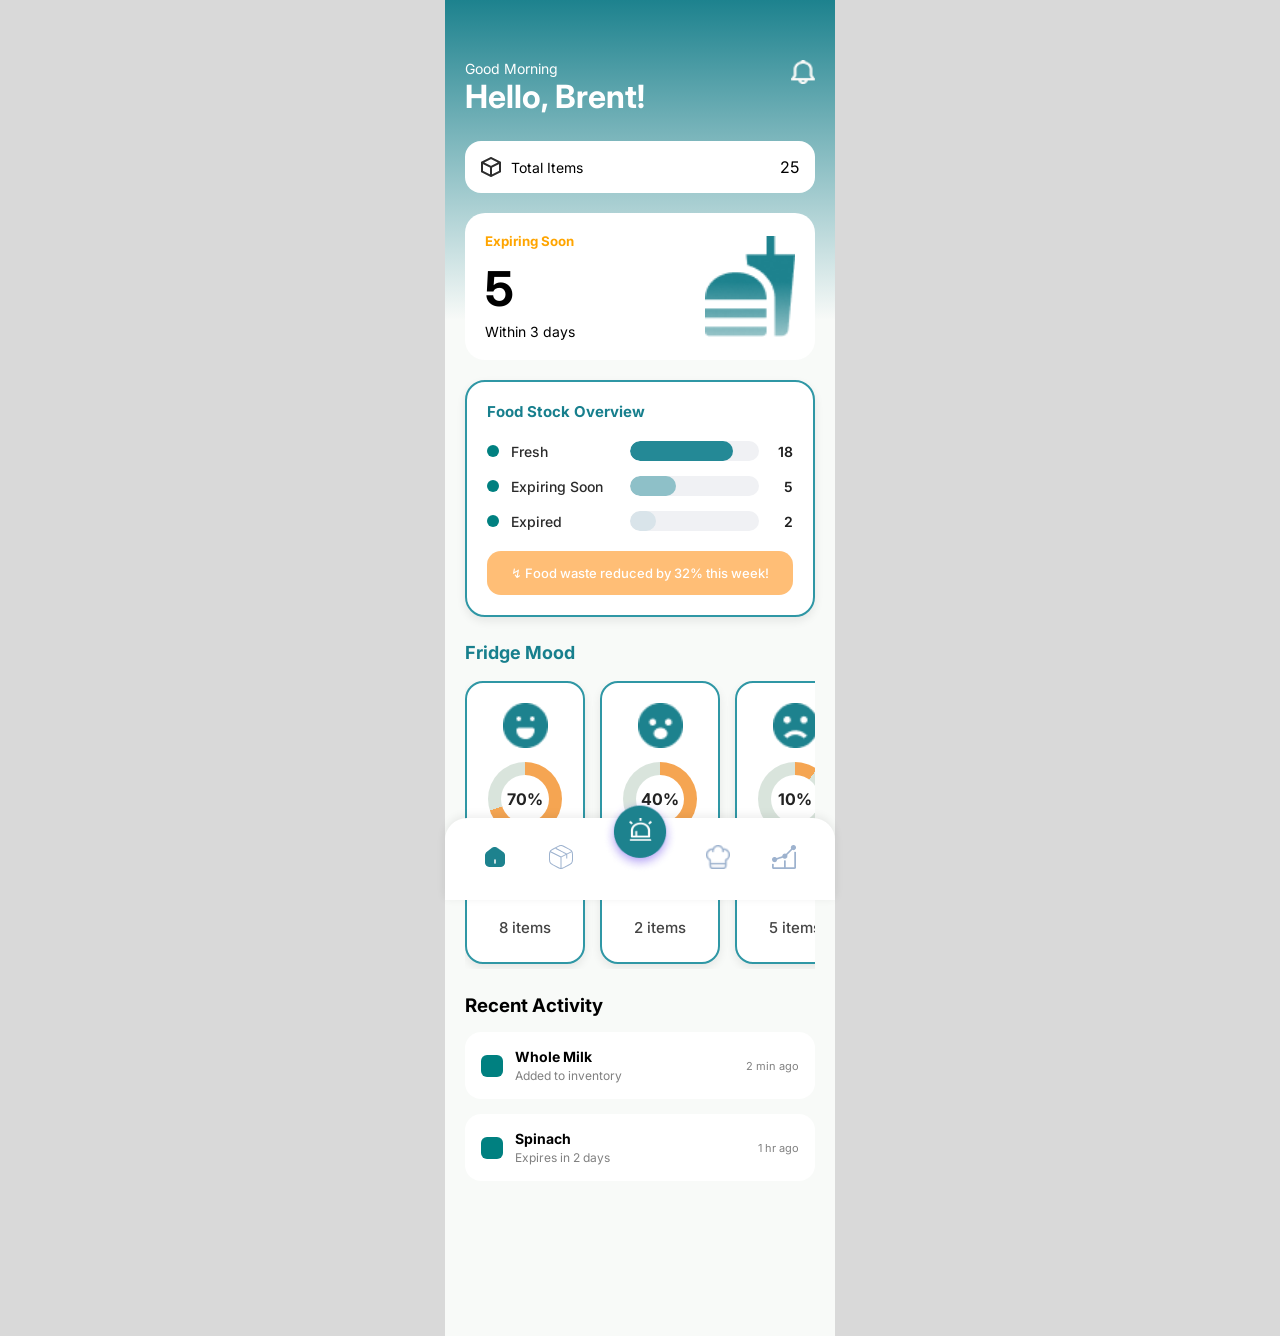
<file: index.html>
<!--ini untuk homepage, dan ini baru kode sementara-->

<!DOCTYPE html>
<html lang="en">

<head>

    <meta charset="UTF-8">

    <meta
        name="viewport"
        content="width=device-width, initial-scale=1.0"
    >

    <title>FreshCycle</title>

    <!-- GLOBAL CSS -->
    <link rel="stylesheet" href="css/style.css">

    <!-- GLOBAL CSS -->
    <link rel="stylesheet" href="css/homepage.css">

</head>

<body>

    <div class="mobile-container">

        <!-- HEADER -->

        <div class="reminder-header">

            <div class="header-top">

                <div class="header-text">

                    <h5>
                        Good Morning
                    </h5>

                    <h1>
                        Hello, Brent!
                    </h1>

                </div>

                <div class="notification-icon">

                    <img
                        src="image/ikon/bell.png"
                        alt="notification"
                    >

                </div>

            </div>

        </div>

        <!-- TOTAL ITEMS -->

        <div class="total-items-card">

            <div class="total-left">

                <img
                    src="image/ikon/box.png"
                    alt="box"
                >

                <p>
                    Total Items
                </p>

            </div>

            <span>
                25
            </span>

        </div>

        <!-- EXPIRING SOON -->

        <div class="expiring-card">

            <div class="expiring-top">

                <div>

                    <h5>
                        Expiring Soon
                    </h5>

                    <h1>
                        5
                    </h1>

                    <p>
                        Within 3 days
                    </p>

                </div>

                <img
                    src="image/ikon/food-drink-homepage.png"
                    alt="fridge"
                >

            </div>

        </div>

        <!-- FOOD STOCK -->

        <!-- FOOD STOCK OVERVIEW -->

<div class="food-stock-card">

    <h3>
        Food Stock Overview
    </h3>

    <!-- FRESH -->

    <div class="stock-item">

        <div class="stock-label">

            <div class="stock-dot fresh-dot"></div>

            <p>
                Fresh
            </p>

        </div>

        <div class="stock-progress">

            <div class="progress-fill fresh-fill"></div>

        </div>

        <span>
            18
        </span>

    </div>

    <!-- EXPIRING -->

    <div class="stock-item">

        <div class="stock-label">

            <div class="stock-dot expiring-dot"></div>

            <p>
                Expiring Soon
            </p>

        </div>

        <div class="stock-progress">

            <div class="progress-fill expiring-fill"></div>

        </div>

        <span>
            5
        </span>

    </div>

    <!-- EXPIRED -->

    <div class="stock-item">

        <div class="stock-label">

            <div class="stock-dot expired-dot"></div>

            <p>
                Expired
            </p>

        </div>

        <div class="stock-progress">

            <div class="progress-fill expired-fill"></div>

        </div>

        <span>
            2
        </span>

    </div>

    <!-- ALERT -->

    <div class="waste-alert">

        <p>
            ↯ Food waste reduced by 32% this week!
        </p>

    </div>

</div>

        <!-- FRIDGE MOOD -->

        <!-- FRIDGE MOOD -->

<div class="fridge-section">

    <h2>
        Fridge Mood
    </h2>

    <div class="fridge-container">

        <!-- VEGGIES -->

        <div class="fridge-card">

            <img
                src="image/ikon/happy.png"
                alt="happy"
                class="mood-icon"
            >

            <div class="progress-circle progress-70">

                <span>
                    70%
                </span>

            </div>

            <h3>
                Veggies
            </h3>

            <p class="status-text">
                Mostly Fresh
            </p>

            <h4>
                8 items
            </h4>

        </div>

        <!-- DAIRY -->

        <div class="fridge-card">

            <img
                src="image/ikon/shock.png"
                alt="neutral"
                class="mood-icon"
            >

            <div class="progress-circle progress-40">

                <span>
                    40%
                </span>

            </div>

            <h3>
                Dairy
            </h3>

            <p class="status-text">
                Use Soon!
            </p>

            <h4>
                2 items
            </h4>

        </div>

        <!-- DRINKS -->

        <div class="fridge-card">

            <img
                src="image/ikon/sad.png"
                alt="sad"
                class="mood-icon"
            >

            <div class="progress-circle progress-10">

                <span>
                    10%
                </span>

            </div>

            <h3>
                Drinks
            </h3>

            <p class="status-text">
                1 expiring
            </p>

            <h4>
                5 items
            </h4>

        </div>

    </div>

</div>

        <!-- RECENT ACTIVITY -->

        <div class="activity-section">

            <h3>
                Recent Activity
            </h3>

            <div class="activity-card">

                <div class="activity-left">

                    <div class="activity-icon"></div>

                    <div>

                        <h4>
                            Whole Milk
                        </h4>

                        <p>
                            Added to inventory
                        </p>

                    </div>

                </div>

                <span>
                    2 min ago
                </span>

            </div>

            <div class="activity-card">

                <div class="activity-left">

                    <div class="activity-icon"></div>

                    <div>

                        <h4>
                            Spinach
                        </h4>

                        <p>
                            Expires in 2 days
                        </p>

                    </div>

                </div>

                <span>
                    1 hr ago
                </span>

            </div>

        </div>

        <!-- BOTTOM NAVBAR -->

        <div class="bottom-navbar">

            <!-- HOME ACTIVE -->

            <a href="index.html">

                <img
                    src="image/navbar/homeButton.png"
                    alt="home"
                >

            </a>

            <!-- INVENTORY NORMAL -->

            <a href="inventory.html">

                <img
                    src="image/navbar/inventoryNormal.png"
                    alt="inventory"
                >

            </a>

            <!-- SPACE TENGAH -->

            <div class="nav-space"></div>

            <!-- RECIPE NORMAL -->

            <a href="recipe.html">

                <img
                    src="image/navbar/recipeNormal.png"
                    alt="recipe"
                >

            </a>

            <!-- STATISTICS NORMAL -->

            <a href="statistics.html">

                <img
                    src="image/navbar/statisticsNormal.png"
                    alt="statistics"
                >

            </a>

            <!-- FLOATING BUTTON -->

            <a href="reminder.html" class="middle-button">

                <img
                    src="image/navbar/reminderNormal.png"
                    alt="reminder"
                >

            </a>

        </div>

    </div>

</body>

</html>
</file>
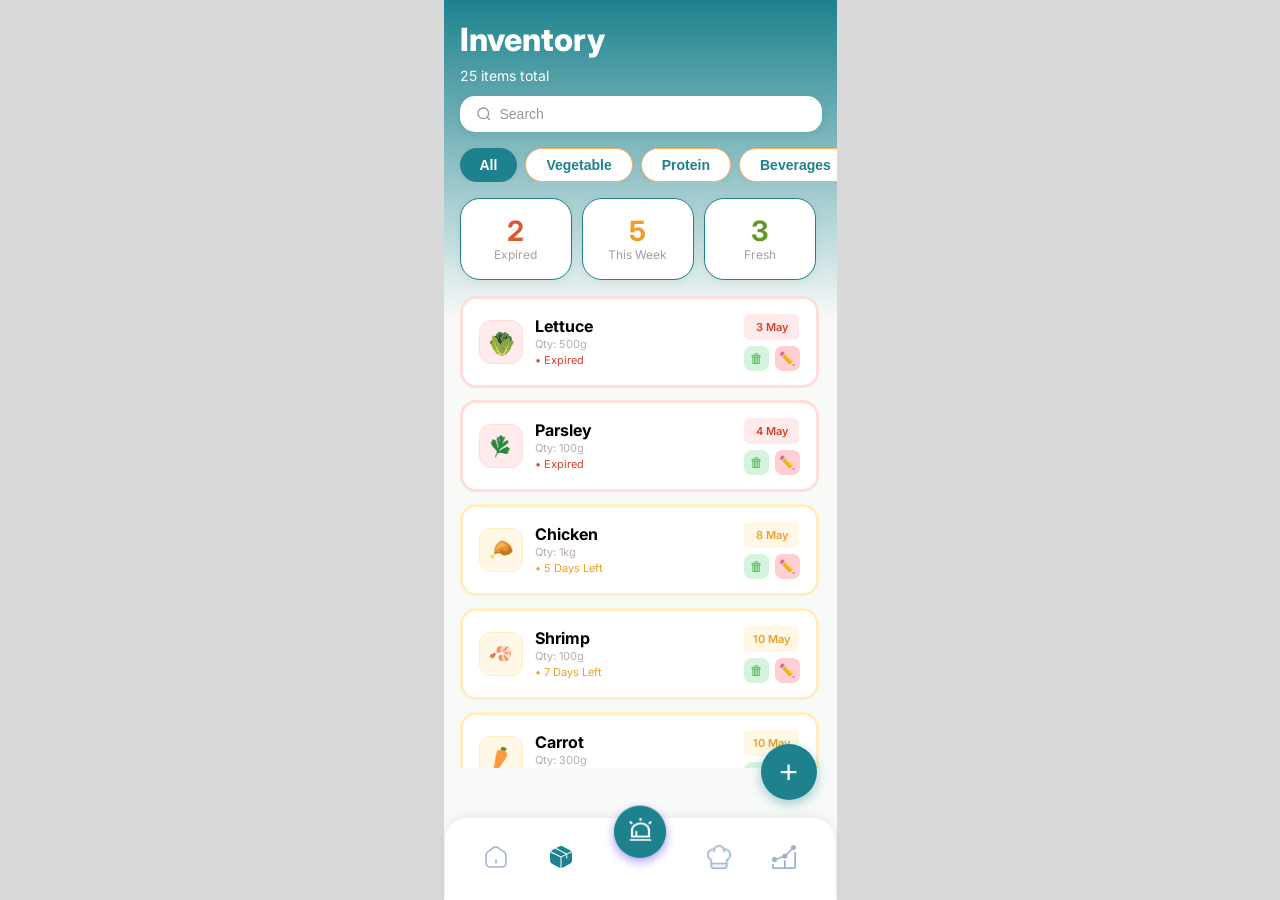
<file: inventory.html>
<!DOCTYPE html>
<html lang="en">

<head>

    <meta charset="UTF-8">

    <meta
        name="viewport"
        content="width=device-width, initial-scale=1.0"
    >

    <title>FreshCycle - Inventory</title>

    <link rel="stylesheet" href="css/style.css">
    <link rel="stylesheet" href="css/inventory.css">

</head>

<body>

    <div class="mobile-container">

        <div class="gradient-background"></div>
        
        <div class="header">

            
            <h1>Inventory</h1>
            <div class="subtitle">25 items total</div>
            
            <input type="text" class="search-bar" placeholder="Search">
        </div>

        <div class="filter-tabs">
            <button class="filter-tab active">All</button>
            <button class="filter-tab">Vegetable</button>
            <button class="filter-tab">Protein</button>
            <button class="filter-tab">Beverages</button>
            <button class="filter-tab">Carbs</button>
            <button class="filter-tab">Others</button>
        </div>

        <div class="stats-container">
            <div class="stat-card expired">
                <div class="stat-number">2</div>
                <div class="stat-label">Expired</div>
            </div>
            <div class="stat-card this-week">
                <div class="stat-number">5</div>
                <div class="stat-label">This Week</div>
            </div>
            <div class="stat-card fresh">
                <div class="stat-number">3</div>
                <div class="stat-label">Fresh</div>
            </div>
        </div>

        <div class="inventory-list">
            
            <div class="inventory-item">
                <div class="item-emoji">
                    <img src="image/foods/lettuce.png" alt="lettuce">
                </div>
                <div class="item-details">
                    <div class="item-name">Lettuce</div>
                    <div class="item-quantity">Qty: 500g</div>
                    <div class="item-status expired">• Expired</div>
                </div>
                <div class="item-right-section">
                    <div class="item-date">3 May</div>
                    <div class="item-actions">
                        <button class="action-btn delete-btn">🗑</button>
                        <button class="action-btn edit-btn">✏️</button>
                    </div>
                </div>
            </div>

            <div class="inventory-item">
                <div class="item-emoji">
                    <img src="image/foods/parsley.png" alt="parsley">
                </div>
                <div class="item-details">
                    <div class="item-name">Parsley</div>
                    <div class="item-quantity">Qty: 100g</div>
                    <div class="item-status expired">• Expired</div>
                </div>
                <div class="item-right-section">
                    <div class="item-date">4 May</div>
                    <div class="item-actions">
                        <button class="action-btn delete-btn">🗑</button>
                        <button class="action-btn edit-btn">✏️</button>
                    </div>
                </div>
            </div>

            <div class="inventory-item2">
                <div class="item-emoji2">
                    <img src="image/foods/chicken.png" alt="chicken">
                </div>
                <div class="item-details">
                    <div class="item-name">Chicken</div>
                    <div class="item-quantity">Qty: 1kg</div>
                    <div class="item-status expiring">• 5 Days Left</div>
                </div>
                <div class="item-right-section">
                    <div class="item-date2">8 May</div>
                    <div class="item-actions">
                        <button class="action-btn delete-btn">🗑</button>
                        <button class="action-btn edit-btn">✏️</button>
                    </div>
                </div>
            </div>

            <div class="inventory-item2">
                <div class="item-emoji2">
                    <img src="image/foods/shrimp.png" alt="shrimp">
                </div>
                <div class="item-details">
                    <div class="item-name">Shrimp</div>
                    <div class="item-quantity">Qty: 100g</div>
                    <div class="item-status expiring">• 7 Days Left</div>
                </div>
                <div class="item-right-section">
                    <div class="item-date2">10 May</div>
                    <div class="item-actions">
                        <button class="action-btn delete-btn">🗑</button>
                        <button class="action-btn edit-btn">✏️</button>
                    </div>
                </div>
            </div>

            <div class="inventory-item2">
                <div class="item-emoji2">
                    <img src="image/foods/carrot.png" alt="carrot">
                </div>
                <div class="item-details">
                    <div class="item-name">Carrot</div>
                    <div class="item-quantity">Qty: 300g</div>
                    <div class="item-status expiring">• 7 Days Left</div>
                </div>
                <div class="item-right-section">
                    <div class="item-date2">10 May</div>
                    <div class="item-actions">
                        <button class="action-btn delete-btn">🗑</button>
                        <button class="action-btn edit-btn">✏️</button>
                    </div>
                </div>
            </div>

            <div class="inventory-item2">
                <div class="item-emoji2">
                    <img src="image/foods/dijon mustard.png" alt="dijon mustard">
                </div>
                <div class="item-details">
                    <div class="item-name">Dijon Mustard</div>
                    <div class="item-quantity">Qty: 500g</div>
                    <div class="item-status expiring">• 7 Days Left</div>
                </div>
                <div class="item-right-section">
                    <div class="item-date2">10 May</div>
                    <div class="item-actions">
                        <button class="action-btn delete-btn">🗑</button>
                        <button class="action-btn edit-btn">✏️</button>
                    </div>
                </div>
            </div>

            <div class="inventory-item2">
                <div class="item-emoji2">
                    <img src="image/foods/garlic.png" alt="garlic">
                </div>
                <div class="item-details">
                    <div class="item-name">Garlic</div>
                    <div class="item-quantity">Qty: 500g</div>
                    <div class="item-status expiring">• 7 Days Left</div>
                </div>
                <div class="item-right-section">
                    <div class="item-date2">10 May</div>
                    <div class="item-actions">
                        <button class="action-btn delete-btn">🗑</button>
                        <button class="action-btn edit-btn">✏️</button>
                    </div>
                </div>
            </div>

            <div class="inventory-item3">
                <div class="item-emoji3">
                    <img src="image/foods/spring onion.png" alt="spring onion">
                </div>
                <div class="item-details">
                    <div class="item-name">Spring Onion</div>
                    <div class="item-quantity">Qty: 500g</div>
                    <div class="item-status fresh">• 14 Days Left</div>
                </div>
                <div class="item-right-section">
                    <div class="item-date3">17 May</div>
                    <div class="item-actions">
                        <button class="action-btn delete-btn">🗑</button>
                        <button class="action-btn edit-btn">✏️</button>
                    </div>
                </div>
            </div>

            <div class="inventory-item3">
                <div class="item-emoji3">
                    <img src="image/foods/chilli.png" alt="chili">
                </div>
                <div class="item-details">
                    <div class="item-name">Chili</div>
                    <div class="item-quantity">Qty: 500g</div>
                    <div class="item-status fresh">• 20 Days Left</div>
                </div>
                <div class="item-right-section">
                    <div class="item-date3">23 May</div>
                    <div class="item-actions">
                        <button class="action-btn delete-btn">🗑</button>
                        <button class="action-btn edit-btn">✏️</button>
                    </div>
                </div>
            </div>
            
            <div class="inventory-item3">
                <div class="item-emoji3">
                    <img src="image/foods/sugar.png" alt="sugar">
                </div>
                <div class="item-details">
                    <div class="item-name">Sugar</div>
                    <div class="item-quantity">Qty: 500g</div>
                    <div class="item-status fresh">• 150 Days</div>
                </div>
                <div class="item-right-section">
                    <div class="item-date3">29 Sep</div>
                    <div class="item-actions">
                        <button class="action-btn delete-btn">🗑</button>
                        <button class="action-btn edit-btn">✏️</button>
                    </div>
                </div>
            </div>

        </div>

        <button class="floating-add-button"></button>


        <div class="bottom-navbar">

            <a href="index.html">

                <img
                    src="image/navbar/homeNormal.png"
                    alt="home"
                >

            </a>

            <a href="inventory.html">

                <img
                    src="image/navbar/inventoryButton.png"
                    alt="inventory"
                >

            </a>


            <div class="nav-space"></div>

            <a href="recipe.html">

                <img
                    src="image/navbar/recipeNormal.png"
                    alt="recipe"
                >

            </a>

            <a href="statistics.html">

                <img
                    src="image/navbar/statisticsNormal.png"
                    alt="statistics"
                >

            </a>


            <a href="reminder.html" class="middle-button">

                <img
                    src="image/navbar/reminderNormal.png"
                    alt="reminder"
                >

            </a>

        </div>

    </div>

</body>

</html>
</file>
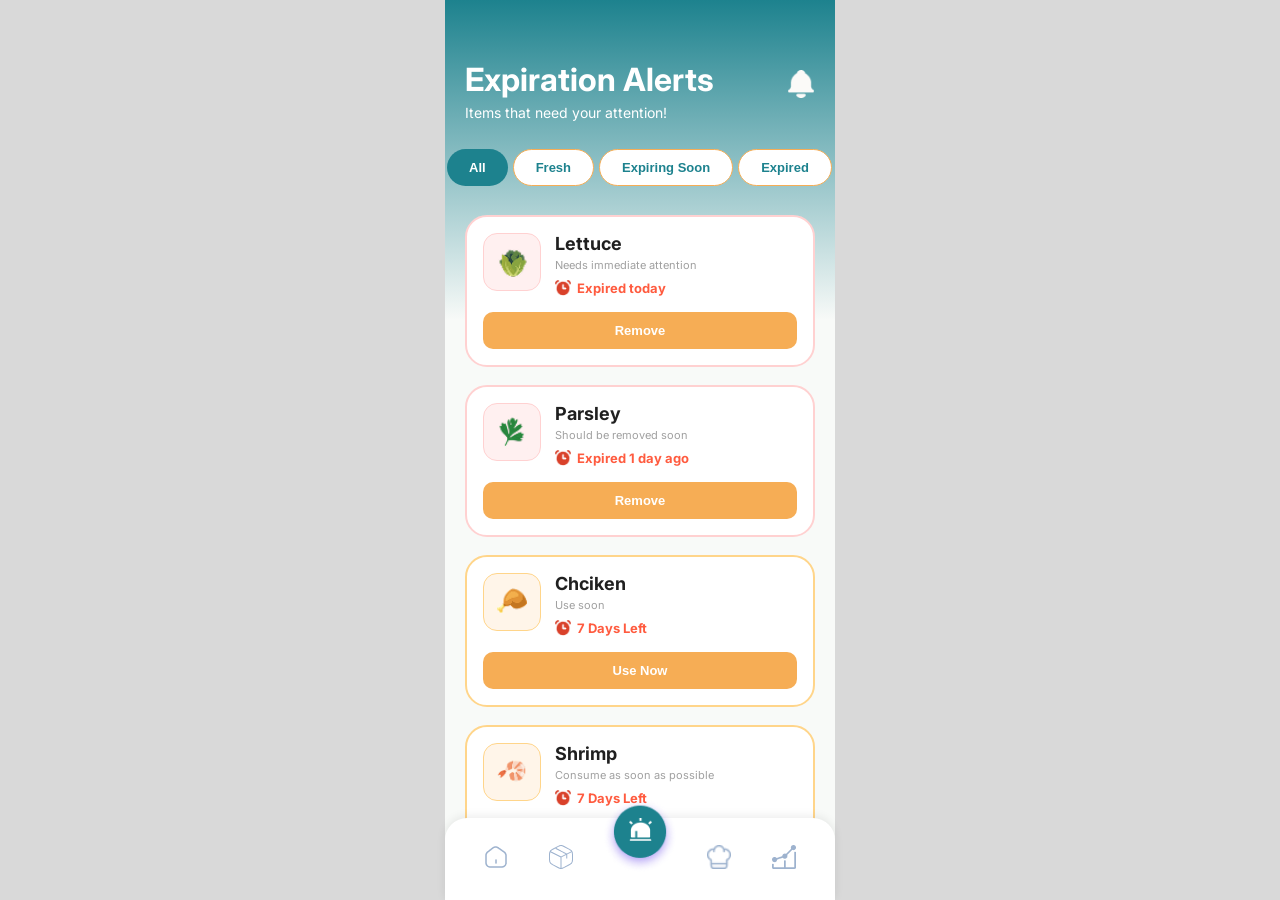
<file: reminder.html>
<!DOCTYPE html>
<html lang="en">

<head>

    <meta charset="UTF-8">

    <meta
        name="viewport"
        content="width=device-width, initial-scale=1.0"
    >

    <title>
        Reminder
    </title>

    <!-- GLOBAL CSS -->
    <link rel="stylesheet" href="css/style.css">

    <!-- REMINDER CSS -->
    <link rel="stylesheet" href="css/reminder.css">

</head>

<body>

    <div class="mobile-container">

        <!-- HEADER -->
        <div class="reminder-header">

                <div class="header-top">

                    <div class="header-text">

                        <h1>
                            Expiration Alerts
                        </h1>

                        <p>
                            Items that need your attention!
                        </p>

                    </div>

            <img
                src="image/ikon/bell_white_bold.png"
                alt="bell"
                class="bell-icon"
            >

            </div>

        </div>

        <!--FILTER SECTION-->
    
        <div class="filter-container">

            <button class="filter-btn active-btn " 
                data-filter="all"
            >
                All
            </button>

            <button class="filter-btn"
                data-filter="fresh"
            >
                Fresh
            </button>

            <button class="filter-btn"
                data-filter="expiring"
            >
                Expiring Soon
            </button>

            <button class="filter-btn"
                data-filter="expired"
            >
                Expired
            </button>

        </div>

        <!-- FOOD LIST -->

        <!--LETTUCE-->

        <div class="food-list">
            <!--LETTUCE-->
                <!-- FOOD CARD -->

                <div class="food-card expired-card">

                    <div class="food-top">

                        <!-- IMAGE -->

                        <div class="food-image">

                            <img
                                src="image/foods/lettuce.png"
                                alt="Lettuce"
                            >

                        </div>

                        <!-- DETAIL -->

                        <div class="food-detail">

                            <h3>
                                Lettuce
                            </h3>

                            <p>
                                Needs immediate attention
                            </p>

                            <!--EXPIRED DESCRIPTION-->
                            <div class="status-info">

                                <img
                                    src="image/ikon/clock_red.png"
                                    alt="clock"
                                    class="clock-icon"
                                >

                                <span class="expiring-text">
                                    Expired today
                                </span>

                            </div>

                        </div>

                    </div>

                    <!-- BUTTON -->

                    <button class="use-btn">

                        Remove

                    </button>

                </div>

            <!--PARSLEY-->

                <!-- FOOD CARD -->

                    <div class="food-card expired-card">

                        <div class="food-top">

                            <!-- IMAGE -->

                            <div class="food-image">

                                <img
                                    src="image/foods/parsley.png"
                                    alt="Parsley"
                                >

                            </div>

                            <!-- DETAIL -->

                            <div class="food-detail">

                                <h3>
                                    Parsley
                                </h3>

                                <p>
                                    Should be removed soon
                                </p>

                                <!--EXPIRED DESCRIPTION-->
                                <div class="status-info">

                                    <img
                                        src="image/ikon/clock_red.png"
                                        alt="clock"
                                        class="clock-icon"
                                    >

                                    <span class="expiring-text">
                                        Expired 1 day ago
                                    </span>

                                </div>

                            </div>

                        </div>

                        <!-- BUTTON -->

                        <button class="use-btn">

                            Remove

                        </button>

                    </div>
            <!--CHICKEN-->

                <!-- FOOD CARD -->

                    <div class="food-card expiring-card">

                                <div class="food-top">

                                    <!-- IMAGE -->

                                    <div class="food-image">

                                        <img
                                            src="image/foods/chicken.png"
                                            alt="chicken"
                                        >

                                    </div>

                                    <!-- DETAIL -->

                                    <div class="food-detail">

                                        <h3>
                                            Chciken
                                        </h3>

                                        <p>
                                            Use soon
                                        </p>

                                        <!--EXPIRED DESCRIPTION-->
                                        <div class="status-info">

                                            <img
                                                src="image/ikon/clock_red.png"
                                                alt="clock"
                                                class="clock-icon"
                                            >

                                            <span class="expiring-text">
                                                7 Days Left
                                            </span>

                                        </div>

                                    </div>

                                </div>

                                <!-- BUTTON -->

                                <button class="use-btn">

                                    Use Now

                                </button>

                    </div>
            
            <!--SHRIMP-->

                <!-- FOOD CARD -->

                    <div class="food-card expiring-card">

                                <div class="food-top">

                                    <!-- IMAGE -->

                                    <div class="food-image">

                                        <img
                                            src="image/foods/shrimp.png"
                                            alt="shrimp"
                                        >

                                    </div>

                                    <!-- DETAIL -->

                                    <div class="food-detail">

                                        <h3>
                                            Shrimp
                                        </h3>

                                        <p>
                                            Consume as soon as possible
                                        </p>

                                        <!--EXPIRED DESCRIPTION-->
                                        <div class="status-info">

                                            <img
                                                src="image/ikon/clock_red.png"
                                                alt="clock"
                                                class="clock-icon"
                                            >

                                            <span class="expiring-text">
                                                7 Days Left
                                            </span>

                                        </div>

                                    </div>

                                </div>

                                <!-- BUTTON -->

                                <button class="use-btn">

                                    Use Now

                                </button>

                    </div>
            
            <!--DIJON MUSTARD-->

                <!-- FOOD CARD -->

                    <div class="food-card expiring-card">

                                <div class="food-top">

                                    <!-- IMAGE -->

                                    <div class="food-image">

                                        <img
                                            src="image/foods/dijon mustard.png"
                                            alt="dijon mustard"
                                        >

                                    </div>

                                    <!-- DETAIL -->

                                    <div class="food-detail">

                                        <h3>
                                            Dijon Mustard
                                        </h3>

                                        <p>
                                            Best used this week
                                        </p>

                                        <!--EXPIRED DESCRIPTION-->
                                        <div class="status-info">

                                            <img
                                                src="image/ikon/clock_red.png"
                                                alt="clock"
                                                class="clock-icon"
                                            >

                                            <span class="expiring-text">
                                                7 Days Left
                                            </span>

                                        </div>

                                    </div>

                                </div>

                                <!-- BUTTON -->

                                <button class="use-btn">

                                    Use Now

                                </button>

                    </div>

            <!--GARLIC-->

                <!-- FOOD CARD -->

                    <div class="food-card expiring-card">

                                <div class="food-top">

                                    <!-- IMAGE -->

                                    <div class="food-image">

                                        <img
                                            src="image/foods/garlic.png"
                                            alt="garlic mustard"
                                        >

                                    </div>

                                    <!-- DETAIL -->

                                    <div class="food-detail">

                                        <h3>
                                            Garlic
                                        </h3>

                                        <p>
                                            Stillfresh but nearing expiry
                                        </p>

                                        <!--EXPIRED DESCRIPTION-->
                                        <div class="status-info">

                                            <img
                                                src="image/ikon/clock_red.png"
                                                alt="clock"
                                                class="clock-icon"
                                            >

                                            <span class="expiring-text">
                                                7 Days Left
                                            </span>

                                        </div>

                                    </div>

                                </div>

                                <!-- BUTTON -->

                                <button class="use-btn">

                                    Use Now

                                </button>

                    </div>
            
            <!--CARROT-->

                <!-- FOOD CARD -->

                    <div class="food-card expiring-card">

                                <div class="food-top">

                                    <!-- IMAGE -->

                                    <div class="food-image">

                                        <img
                                            src="image/foods/carrot.png"
                                            alt="carrot"
                                        >

                                    </div>

                                    <!-- DETAIL -->

                                    <div class="food-detail">

                                        <h3>
                                            Carrot
                                        </h3>

                                        <p>
                                            Recommended for upcoming meals
                                        </p>

                                        <!--EXPIRED DESCRIPTION-->
                                        <div class="status-info">

                                            <img
                                                src="image/ikon/clock_red.png"
                                                alt="clock"
                                                class="clock-icon"
                                            >

                                            <span class="expiring-text">
                                                7 Days Left
                                            </span>

                                        </div>

                                    </div>

                                </div>

                                <!-- BUTTON -->

                                <button class="use-btn">

                                    Use Now

                                </button>

                    </div>

            <!--SPRING UNION-->

                <!-- FOOD CARD -->

                    <div class="food-card fresh-card">

                                <div class="food-top">

                                    <!-- IMAGE -->

                                    <div class="food-image">

                                        <img
                                            src="image/foods/spring onion.png"
                                            alt="Spring Union"
                                        >

                                    </div>

                                    <!-- DETAIL -->

                                    <div class="food-detail">

                                        <h3>
                                            Spring Union
                                        </h3>

                                        <p>
                                            Fresh and safe to store
                                        </p>

                                        <!--EXPIRED DESCRIPTION-->
                                        <div class="status-info">

                                            <img
                                                src="image/ikon/clock_red.png"
                                                alt="clock"
                                                class="clock-icon"
                                            >

                                            <span class="expiring-text">
                                                10 Days Left
                                            </span>

                                        </div>

                                    </div>

                                </div>

                                <!-- BUTTON -->

                                <button class="use-btn">

                                    Use Now

                                </button>

                    </div>
            
            <!--CHILLI-->

                <!-- FOOD CARD -->

                    <div class="food-card fresh-card">

                                <div class="food-top">

                                    <!-- IMAGE -->

                                    <div class="food-image">

                                        <img
                                            src="image/foods/chilli.png"
                                            alt="Chilli"
                                        >

                                    </div>

                                    <!-- DETAIL -->

                                    <div class="food-detail">

                                        <h3>
                                            Chilli
                                        </h3>

                                        <p>
                                            Good condition
                                        </p>

                                        <!--EXPIRED DESCRIPTION-->
                                        <div class="status-info">

                                            <img
                                                src="image/ikon/clock_red.png"
                                                alt="clock"
                                                class="clock-icon"
                                            >

                                            <span class="expiring-text">
                                                13 Days Left
                                            </span>

                                        </div>

                                    </div>

                                </div>

                                <!-- BUTTON -->

                                <button class="use-btn">

                                    Use Now

                                </button>

                    </div>

            <!--SUGAR-->

                <!-- FOOD CARD -->

                    <div class="food-card fresh-card">

                                <div class="food-top">

                                    <!-- IMAGE -->

                                    <div class="food-image">

                                        <img
                                            src="image/foods/sugar.png"
                                            alt="Sugar"
                                        >

                                    </div>

                                    <!-- DETAIL -->

                                    <div class="food-detail">

                                        <h3>
                                            Sugar
                                        </h3>

                                        <p>
                                            Long shelf life remaining
                                        </p>

                                        <!--EXPIRED DESCRIPTION-->
                                        <div class="status-info">

                                            <img
                                                src="image/ikon/clock_red.png"
                                                alt="clock"
                                                class="clock-icon"
                                            >

                                            <span class="expiring-text">
                                                150 Days Left
                                            </span>

                                        </div>

                                    </div>

                                </div>

                                <!-- BUTTON -->

                                <button class="use-btn">

                                    Use Now

                                </button>

                    </div>

        </div>

        





        <!-- BOTTOM NAVBAR -->

        <div class="bottom-navbar">

            <a href="index.html">

                <img
                    src="image/navbar/homeNormal.png"
                    alt="home"
                >

            </a>

            <a href="inventory.html">

                <img
                    src="image/navbar/inventoryNormal.png"
                    alt="inventory"
                >

            </a>

            <!-- SPACE TENGAH -->

            <div class="nav-space"></div>

            <a href="recipe.html">

                <img
                    src="image/navbar/recipeNormal.png"
                    alt="recipe"
                >

            </a>

            <a href="statistics.html">

                <img
                    src="image/navbar/statisticsNormal.png"
                    alt="statistics"
                >

            </a>

            <!-- FLOATING BUTTON -->

            <a href="reminder.html" class="middle-button">

                <img
                    src="image/navbar/reminderButton.png"
                    alt="reminder"
                >

            </a>

        </div>

        

    </div>

<script src="js/reminder.js"></script>

</body>

</html>
</file>
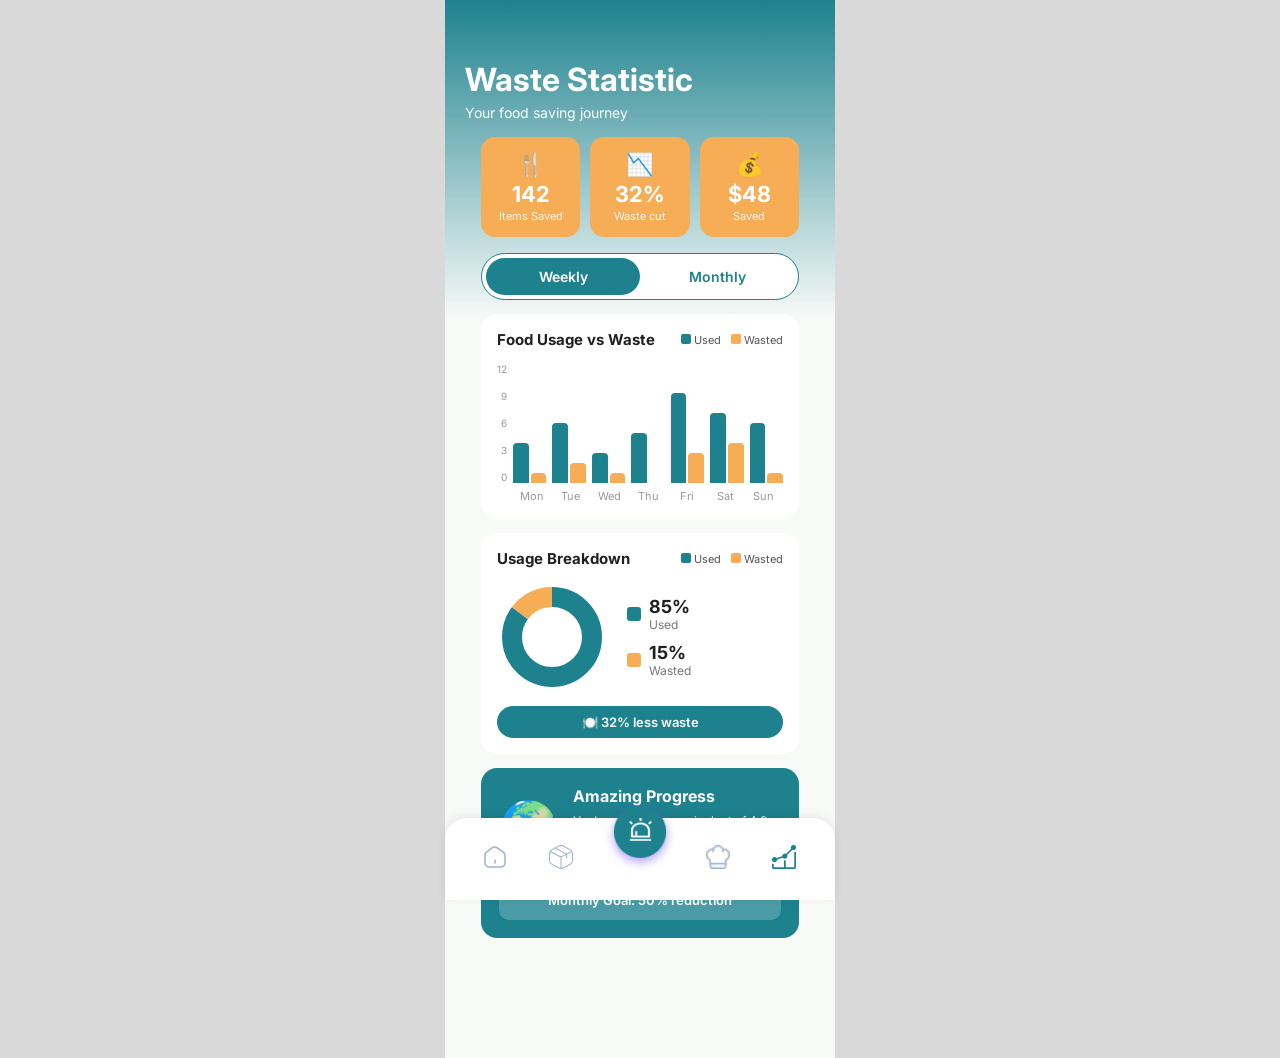
<file: statistics.html>
<!--ini untuk homepage, dan ini baru kode sementara-->

<!DOCTYPE html>
<html lang="en">

<head>

    <meta charset="UTF-8">

    <meta
        name="viewport"
        content="width=device-width, initial-scale=1.0"
    >

    <title>FreshCycle</title>

    <!-- GLOBAL CSS -->
    <link rel="stylesheet" href="css/style.css">
    <!-- STATISTICS CSS -->
    <link rel="stylesheet" href="css/statistics.css">

</head>

<body>

    <div class="mobile-container">

        <!-- HEADER -->
        <div class="stat-header">
            <h1>Waste Statistic</h1>
            <p>Your food saving journey</p>
        </div>

        <!-- STAT CARDS -->
        <div class="stat-cards">
            <div class="stat-card">
                <div class="stat-icon">🍴</div>
                <div class="stat-number">142</div>
                <div class="stat-label">Items Saved</div>
            </div>
            <div class="stat-card">
                <div class="stat-icon">📉</div>
                <div class="stat-number">32%</div>
                <div class="stat-label">Waste cut</div>
            </div>
            <div class="stat-card">
                <div class="stat-icon">💰</div>
                <div class="stat-number">$48</div>
                <div class="stat-label">Saved</div>
            </div>
        </div>

        <!-- BODY -->
        <div class="stat-body">

            <!-- TOGGLE -->
            <div class="toggle-bar">
                <button class="active" onclick="setToggle(this, 'weekly')">Weekly</button>
                <button onclick="setToggle(this, 'monthly')">Monthly</button>
            </div>

            <!-- BAR CHART -->
            <div class="chart-card">
                <div class="chart-card-header">
                    <h3>Food Usage vs Waste</h3>
                    <div class="legend">
                        <span><span class="legend-dot used"></span>Used</span>
                        <span><span class="legend-dot wasted"></span>Wasted</span>
                    </div>
                </div>

                <div class="bar-chart-wrap">

                    <!-- Y AXIS -->
                    <div class="y-axis" id="yAxis">
                        <span>12</span>
                        <span>9</span>
                        <span>6</span>
                        <span>3</span>
                        <span>0</span>
                    </div>

                    <!-- BARS AREA -->
                    <div class="bar-chart-area">

                        <!-- WEEKLY BARS -->
                        <div class="bar-chart" id="weeklyChart">
                            <div class="bar-group">
                                <div class="bar used"   style="height:33%"></div>
                                <div class="bar wasted" style="height:8%"></div>
                            </div>
                            <div class="bar-group">
                                <div class="bar used"   style="height:50%"></div>
                                <div class="bar wasted" style="height:17%"></div>
                            </div>
                            <div class="bar-group">
                                <div class="bar used"   style="height:25%"></div>
                                <div class="bar wasted" style="height:8%"></div>
                            </div>
                            <div class="bar-group">
                                <div class="bar used"   style="height:42%"></div>
                                <div class="bar wasted" style="height:0%"></div>
                            </div>
                            <div class="bar-group">
                                <div class="bar used"   style="height:75%"></div>
                                <div class="bar wasted" style="height:25%"></div>
                            </div>
                            <div class="bar-group">
                                <div class="bar used"   style="height:58%"></div>
                                <div class="bar wasted" style="height:33%"></div>
                            </div>
                            <div class="bar-group">
                                <div class="bar used"   style="height:50%"></div>
                                <div class="bar wasted" style="height:8%"></div>
                            </div>
                        </div>

                        <!-- X AXIS WEEKLY -->
                        <div class="x-axis" id="xAxisWeekly">
                            <span>Mon</span>
                            <span>Tue</span>
                            <span>Wed</span>
                            <span>Thu</span>
                            <span>Fri</span>
                            <span>Sat</span>
                            <span>Sun</span>
                        </div>

                        <!-- MONTHLY BARS (hidden) -->
                        <div class="bar-chart hidden-chart" id="monthlyChart">
                            <div class="bar-group">
                                <div class="bar used"   style="height:62%"></div>
                                <div class="bar wasted" style="height:25%"></div>
                            </div>
                            <div class="bar-group">
                                <div class="bar used"   style="height:75%"></div>
                                <div class="bar wasted" style="height:17%"></div>
                            </div>
                            <div class="bar-group">
                                <div class="bar used"   style="height:87%"></div>
                                <div class="bar wasted" style="height:5%"></div>
                            </div>
                            <div class="bar-group">
                                <div class="bar used"   style="height:100%"></div>
                                <div class="bar wasted" style="height:5%"></div>
                            </div>
                        </div>

                        <!-- X AXIS MONTHLY (hidden) -->
                        <div class="x-axis hidden-chart" id="xAxisMonthly">
                            <span>W1</span>
                            <span>W2</span>
                            <span>W3</span>
                            <span>W4</span>
                        </div>

                    </div>

                </div>
            </div>

            <!-- DONUT CHART -->
            <div class="chart-card">
                <div class="chart-card-header">
                    <h3>Usage Breakdown</h3>
                    <div class="legend">
                        <span><span class="legend-dot used"></span>Used</span>
                        <span><span class="legend-dot wasted"></span>Wasted</span>
                    </div>
                </div>
                <div class="donut-area">
                    <div class="donut-wrap">
                        <svg width="110" height="110" viewBox="0 0 110 110">

                            <circle
                                cx="55" cy="55" r="30"
                                fill="white"
                            />

                            <circle
                                cx="55" cy="55" r="40"
                                fill="none"
                                stroke="#F6AD55"
                                stroke-width="20"
                                stroke-dasharray="251.3 251.3"
                                stroke-dashoffset="0"
                                class="donut-orange"
                            />

                            <circle
                                cx="55" cy="55" r="40"
                                fill="none"
                                stroke="#1D828E"
                                stroke-width="20"
                                stroke-dasharray="0 251.3"
                                stroke-dashoffset="0"
                                class="donut-teal"
                            />

                        </svg>
                    </div>
                    <div class="donut-legend">
                        <div class="donut-legend-item">
                            <div class="donut-legend-dot used"></div>
                            <div>
                                <div class="donut-legend-pct">85%</div>
                                <div class="donut-legend-label">Used</div>
                            </div>
                        </div>
                        <div class="donut-legend-item">
                            <div class="donut-legend-dot wasted"></div>
                            <div>
                                <div class="donut-legend-pct">15%</div>
                                <div class="donut-legend-label">Wasted</div>
                            </div>
                        </div>
                    </div>
                </div>
                <div class="waste-badge">🍽️ 32% less waste</div>
            </div>

            <!-- AMAZING PROGRESS CARD -->
            <div class="progress-card">
                <div class="progress-card-top">
                    <div class="progress-globe">🌍</div>
                    <div class="progress-text">
                        <h3>Amazing Progress</h3>
                        <p>You've saved the equivalent of 4.2 kg CO₂ this month. Keep going — you're making a real difference!</p>
                    </div>
                </div>
                <div class="progress-goal">
                    Monthly Goal: 50% reduction
                </div>
            </div>

        </div>

        <!-- BOTTOM NAVBAR -->

        <div class="bottom-navbar">

            <a href="index.html">
                <img src="image/navbar/homeNormal.png" alt="home">
            </a>

            <a href="inventory.html">
                <img src="image/navbar/inventoryNormal.png" alt="inventory">
            </a>

            <div class="nav-space"></div>

            <a href="recipe.html">
                <img src="image/navbar/recipeNormal.png" alt="recipe">
            </a>

            <a href="statistics.html">
                <img src="image/navbar/statisticsButton.png" alt="statistics">
            </a>

            <a href="reminder.html" class="middle-button">
                <img src="image/navbar/reminderNormal.png" alt="reminder">
            </a>

        </div>

    </div>

    <script src="js/statistics.js"></script>

</body>

</html>
</file>
<file: css/style.css>
/* GOOGLE FONT */
@import url('https://fonts.googleapis.com/css2?family=Inter:wght@400;500;600;700&display=swap');

/* RESET */

*{
    margin: 0;
    padding: 0;
    box-sizing: border-box;
}

/* COLOR VARIABLES */

:root{

    --primary-color: #1D828E;

    --orange-color: #F6AD55;

    --dark-color: #202020;

    --background-color: #F8FAF8;

    --white-color: #FFFFFF;
}

/* BODY */

body{

    background: #d9d9d9;

    display: flex;
    justify-content: center;

    font-family: 'Inter', sans-serif;
}

/* MOBILE CONTAINER */

.mobile-container{

    width: 390px;

    min-height: 100vh;

    overflow-x: hidden;

    position: relative;
}

/* SCROLLBAR */

::-webkit-scrollbar{
    display: none;
}

/* BOTTOM NAVBAR */

.bottom-navbar{

    position: fixed;

    bottom: 0;

    left: 50%;

    transform: translateX(-50%);

    width: 390px;

    height: 82px;

    background: var(--white-color);

    border-top-left-radius: 22px;

    border-top-right-radius: 22px;

    box-shadow: 0 -2px 10px rgba(0,0,0,0.08);

    display: flex;

    justify-content: space-around;

    align-items: center;

    padding: 0 18px;

    z-index: 100;
}

/* NAVBAR ICON */

.bottom-navbar img{

    width: 24px;

    object-fit: contain;
}

/* SPACE */

.nav-space{

    width: 50px;
}

/* FLOATING BUTTON */

.middle-button{

    position: absolute;

    left: 50%;

    top: -20px;

    transform: translateX(-50%);
}

.middle-button img{

    width: 75px;

    object-fit: contain;
}

/* FOOD STOCK OVERVIEW */

.food-stock-card{

    background: #ffffff;

    border-radius: 22px;

    padding: 18px 16px;

    margin-top: 20px;

    border: 2px solid #2f97a5;

    box-shadow:
        0px 4px 10px rgba(0, 0, 0, 0.08);

    width: 100%;
}

.food-stock-card h3{

    font-size: 15px;

    font-weight: 700;

    color: #177f8d;

    margin-bottom: 18px;
}

/* STOCK ITEM */

.stock-item{

    display: flex;

    align-items: center;

    justify-content: space-between;

    margin-bottom: 18px;
}

/* LABEL */

.stock-label{

    display: flex;

    align-items: center;

    gap: 12px;

    width: 42%;
}

.stock-label p{

    font-size: 14px;

    font-weight: 500;

    color: #2a2a2a;
}

/* DOT */

.stock-dot{

    width: 20px;

    height: 20px;

    border-radius: 50%;
}

.fresh-dot{

    background: #248996;
}

.expiring-dot{

    background: #8ec0c8;
}

.expired-dot{

    background: #d8e7ea;
}

/* PROGRESS BAR */

.stock-progress{

    width: 42%;

    height: 20px;

    background: #f0f1f4;

    border-radius: 30px;

    overflow: hidden;

    position: relative;
}

.progress-fill{

    height: 100%;

    border-radius: 30px;
}

.fresh-fill{

    width: 80%;

    background: #248996;
}

.expiring-fill{

    width: 36%;

    background: #8ec0c8;
}

.expired-fill{

    width: 22%;

    background: #d8e7ea;
}

/* NUMBER */

.stock-item span{

    width: 20px;

    text-align: right;

    font-size: 14px;

    font-weight: 600;

    color: #1f1f1f;
}

/* ALERT */

.waste-alert{

    background: #f6b26a;

    border-radius: 18px;

    padding: 14px;

    margin-top: 10px;

    text-align: center;
}

.waste-alert p{

    color: #ffffff;

    font-size: 14px;

    font-weight: 600;
}

/* FRIDGE MOOD */

.fridge-section{

    margin-top: 28px;
}

.fridge-section h2{

    font-size: 18px;

    font-weight: 700;

    color: #177f8d;

    margin-bottom: 18px;
}

/* CONTAINER */

.fridge-container{

    display: flex;

    gap: 14px;

    overflow-x: auto;

    padding-bottom: 10px;
}

.fridge-container::-webkit-scrollbar{

    display: none;
}

/* CARD */

.fridge-card{

    min-width: 140px;

    background: #ffffff;

    border-radius: 24px;

    border: 2px solid #2f97a5;

    padding: 18px 14px;

    text-align: center;

    box-shadow:
        0px 4px 10px rgba(0, 0, 0, 0.08);
}

/* ICON */

.mood-icon{

    width: 48px;

    margin-bottom: 14px;
}

/* PROGRESS CIRCLE */

.progress-circle{

    width: 74px;

    height: 74px;

    border-radius: 50%;

    margin: 0 auto 14px auto;

    display: flex;

    align-items: center;

    justify-content: center;

    position: relative;
}

.progress-circle::before{

    content: "";

    position: absolute;

    width: 48px;

    height: 48px;

    background: #ffffff;

    border-radius: 50%;
}

.progress-circle span{

    position: relative;

    z-index: 2;

    font-size: 16px;

    font-weight: 700;

    color: #222222;
}

/* 70% */

.progress-70{

    background:
    conic-gradient(
        #f5a552 0% 70%,
        #d9e4dc 70% 100%
    );
}

/* 40% */

.progress-40{

    background:
    conic-gradient(
        #f5a552 0% 40%,
        #d9e4dc 40% 100%
    );
}

/* 10% */

.progress-10{

    background:
    conic-gradient(
        #f5a552 0% 10%,
        #d9e4dc 10% 100%
    );
}

/* TEXT */

.fridge-card h3{

    font-size: 16px;

    font-weight: 600;

    margin-bottom: 6px;

    color: #222222;
}

.status-text{

    font-size: 14px;

    color: #1f8a98;

    margin-bottom: 18px;
}

.fridge-card h4{

    font-size: 14px;

    font-weight: 500;

    color: #444444;
}
</file>
<file: css/homepage.css>
.mobile-container{

    background:
    linear-gradient(
        to bottom,
        var(--primary-color),
        var(--background-color) 320px
    );

    padding: 20px;

    min-height: 100vh;

    box-sizing: border-box;

}

/* HEADER */

.reminder-header{

    margin-top: 40px;
}

/* HEADER TOP */

.header-top{

    display: flex;

    justify-content: space-between;

    align-items: flex-start;

    width: 100%;
}

/* HEADER TEXT */

.header-text{

    width: 80%;
}

.reminder-header h1{

    color: var(--white-color);

    font-size: 32px;

    font-weight: 700;

    margin-bottom: 5px;
}

.reminder-header h5{

    color: var(--white-color);

    font-size: 14px;

    font-weight: 400;
}

.notification-icon img{

    width: 24px;
}

/* TOTAL ITEMS */

.total-items-card{

    background: var(--white-color);

    border-radius: 16px;

    padding: 16px;

    margin-top: 20px;

    display: flex;

    justify-content: space-between;

    align-items: center;
}

.total-left{

    display: flex;

    align-items: center;

    gap: 10px;
}

.total-left img{

    width: 20px;
}

.total-items-card p{

    font-size: 14px;
}

/* EXPIRING CARD */

.expiring-card{

    background: var(--white-color);

    border-radius: 20px;

    padding: 20px;

    margin-top: 20px;
}

.expiring-top{

    display: flex;

    justify-content: space-between;

    align-items: center;
}

.expiring-top img{

    width: 90px;
}

.expiring-card h5{

    color: orange;

    margin-bottom: 10px;
}

.expiring-card h1{

    font-size: 48px;

    margin-bottom: 5px;
}

.expiring-card p{

    font-size: 14px;
}

/* FOOD STOCK */

.food-stock-card{

    background: var(--white-color);

    border-radius: 20px;

    padding: 20px;

    margin-top: 20px;
}

.food-stock-card h3{

    margin-bottom: 20px;
}

.stock-item{

    display: flex;

    align-items: center;

    justify-content: space-between;

    margin-bottom: 15px;
}

.stock-left{

    display: flex;

    align-items: center;

    gap: 10px;

    width: 40%;
}

.stock-left p{

    font-size: 14px;
}

.stock-dot{

    width: 12px;

    height: 12px;

    border-radius: 50%;

    background: teal;
}

.expiring{

    background: #9bd4dc;
}

.expired{

    background: #d9e4ea;
}

.stock-bar{

    width: 40%;

    height: 10px;

    background: #eeeeee;

    border-radius: 10px;

    overflow: hidden;
}

.bar-fill{

    height: 100%;

    border-radius: 10px;
}

.fresh{

    width: 80%;

    background: teal;
}

.warning{

    width: 40%;

    background: #9bd4dc;
}

.expired-fill{

    width: 20%;

    background: #d9e4ea;
}

.waste-alert{

    background: #ffbe76;

    padding: 14px;

    border-radius: 14px;

    margin-top: 20px;

    text-align: center;
}

.waste-alert p{

    color: var(--white-color);

    font-size: 13px;

    font-weight: 500;
}

/* FRIDGE SECTION */

.fridge-section{

    margin-top: 25px;
}

.fridge-section h3{

    margin-bottom: 15px;
}

.fridge-container{

    display: flex;

    gap: 15px;

    overflow-x: auto;

    padding-bottom: 5px;
}

.fridge-container::-webkit-scrollbar{

    display: none;
}

.fridge-card{

    background: var(--white-color);

    border-radius: 18px;

    padding: 20px;

    min-width: 120px;

    text-align: center;
}

.fridge-card img{

    width: 45px;

    margin-bottom: 10px;
}

.fridge-card h4{

    font-size: 15px;

    margin-bottom: 5px;
}

.fridge-card p{

    font-size: 12px;
}

/* ACTIVITY */

.activity-section{

    margin-top: 25px;

    padding-bottom: 120px;
}

.activity-section h3{

    margin-bottom: 15px;
}

.activity-card{

    background: var(--white-color);

    border-radius: 16px;

    padding: 16px;

    display: flex;

    justify-content: space-between;

    align-items: center;

    margin-bottom: 15px;
}

.activity-left{

    display: flex;

    align-items: center;

    gap: 12px;
}

.activity-icon{

    width: 22px;

    height: 22px;

    background: teal;

    border-radius: 6px;
}

.activity-card h4{

    font-size: 14px;

    margin-bottom: 3px;
}

.activity-card p{

    font-size: 12px;

    color: gray;
}

.activity-card span{

    font-size: 11px;

    color: gray;
}
</file>
<file: css/inventory.css>
@import url('https://fonts.googleapis.com/css2?family=Inter:wght@400;500;600;700;800&display=swap');

.mobile-container {
    width: 393px;
    height: 852px;
    position: relative;
    overflow: hidden;
    background: linear-gradient(       /* ← TAMBAH INI */
        to bottom,
        var(--primary-color),
        var(--background-color) 320px
    );
}


.mobile-container h1 {
    margin: 0;
    padding: 0;
}

.header {
    padding: 20px 16px 12px;
    position: relative;
    z-index: 10;
}

.status-bar {
    display: flex;
    justify-content: space-between;
    align-items: center;
    margin-bottom: 16px;
}

.time {
    font-size: 15px;
    font-weight: 600;
    color: #000;
}

.status-icons {
    display: flex;
    align-items: center;
    gap: 6px;
}

.status-icons span {
    font-size: 12px;
}

.header h1 {
    font-size: 32px;
    font-weight: 800;
    color: #FFFFFF;
    margin-bottom: 8px;
}

.subtitle {
    font-size: 14px;
    color: #FFFFFF;
    margin-bottom: 12px;
}

.search-bar {
    width: 362px;
    height: 36px;
    background: #FFFFFF;
    border-radius: 15px;
    border: none;
    padding: 0 16px 0 40px;
    font-size: 14px;
    color: #666;
    box-shadow: 0 2px 8px rgba(0, 0, 0, 0.08);
    background-image: url('data:image/svg+xml;utf8,<svg xmlns="http://www.w3.org/2000/svg" width="16" height="16" viewBox="0 0 24 24" fill="none" stroke="%23999" stroke-width="2"><circle cx="11" cy="11" r="8"/><path d="m21 21-4.35-4.35"/></svg>');
    background-repeat: no-repeat;
    background-position: 16px center;
}

.search-bar::placeholder {
    color: #999;
}

.search-bar:focus {
    outline: none;
    box-shadow: 0 2px 12px rgba(29, 130, 142, 0.2);
}

.filter-tabs {
    display: flex;
    gap: 8px;
    padding: 4px 16px 0;
    position: relative;
    z-index: 10;
    overflow-x: auto;
    overflow-y: hidden;
    -webkit-overflow-scrolling: touch;
    scroll-behavior: smooth;
}

.filter-tabs::-webkit-scrollbar {
    display: none;
}

.filter-tab {
    padding: 8px 20px;
    border-radius: 20px;
    border: 1.5px solid #FEAD5E;
    background: #FFFFFF;
    color: #1D828E;
    font-size: 14px;
    font-weight: 600;
    cursor: pointer;
    transition: all 0.2s;
    box-shadow: 0 2px 6px rgba(0, 0, 0, 0.06);
    white-space: nowrap;
    flex-shrink: 0;
}

.filter-tab:hover {
    transform: translateY(-1px);
    box-shadow: 0 3px 8px rgba(0, 0, 0, 0.1);
}

.filter-tab.active {
    background: #1D828E;
    color: #FFFFFF;
    border: NONE;
}

.stats-container {
    display: flex;
    gap: 10px;
    padding: 16px;
    position: relative;
    z-index: 10;
}

.stat-card {
    width: 112px;
    height: 82px;
    background: #FFFFFF;
    border-radius: 20px;
    border: 1px solid #1D828E;
    padding: 10px 20px;
    display: flex;
    flex-direction: column;
    align-items: center;
    justify-content: center;
    box-shadow: 0 2px 8px rgba(0, 0, 0, 0.06);
}

.stat-number {
    font-family: 'Inter', -apple-system, BlinkMacSystemFont, sans-serif;
    font-size: 28px;
    font-weight: 700;
    line-height: 1;
    margin-bottom: 4px;
}

.stat-card.expired .stat-number {
    color: #D85A30;
}

.stat-card.this-week .stat-number {
    color: #EF9F27;
}

.stat-card.fresh .stat-number {
    color: #639922;
}

.stat-label {
    font-family: 'Inter', -apple-system, BlinkMacSystemFont, sans-serif;
    font-size: 12px;
    font-weight: 400;
    color: #A0A0A0;
    line-height: 1;
}

.inventory-list {
    padding: 0 16px 150px 16px;
    position: relative;
    z-index: 10;
    overflow-y: auto;
    max-height: calc(852px - 380px);
    margin-bottom: 0;
    scroll-behavior: smooth;
    -webkit-overflow-scrolling: touch;
}

.inventory-list::-webkit-scrollbar {
    width: 4px;
}

.inventory-list::-webkit-scrollbar-track {
    background: transparent;
}

.inventory-list::-webkit-scrollbar-thumb {
    background: rgba(29, 130, 142, 0.3);
    border-radius: 10px;
}

.inventory-list::-webkit-scrollbar-thumb:hover {
    background: rgba(29, 130, 142, 0.5);
}

.inventory-item {
    width: 359px;
    height: 92px;
    background: #FFFFFF;
    border-radius: 16px;
    border: 3px solid #FFDDDD;
    padding: 12px 16px;
    margin-bottom: 12px;
    display: flex;
    align-items: center;
    gap: 12px;
    transition: all 0.2s;
    box-sizing: border-box;
}

.inventory-item:hover {
    box-shadow: 0 4px 12px rgba(0, 0, 0, 0.08);
    transform: translateY(-2px);
}

.inventory-item2 {
    width: 359px;
    height: 92px;
    background: #FFFFFF;
    border-radius: 16px;
    border: 3px solid #FFEEC4;
    padding: 12px 16px;
    margin-bottom: 12px;
    display: flex;
    align-items: center;
    gap: 12px;
    transition: all 0.2s;
    box-sizing: border-box;
}



.inventory-item3 {
    width: 359px;
    height: 92px;
    background: #FFFFFF;
    border-radius: 16px;
    border: 3px solid #BBF3A7;
    padding: 12px 16px;
    margin-bottom: 12px;
    display: flex;
    align-items: center;
    gap: 12px;
    transition: all 0.2s;
    box-sizing: border-box;
}

.item-emoji {
    width: 44.96px;
    height: 43.04px;
    background: #FFEBEB;
    border: 1px solid #FFDDDD;
    border-radius: 12px;
    display: flex;
    align-items: center;
    justify-content: center;
    flex-shrink: 0;
    overflow: hidden;
}

.item-emoji2 {
    width: 44.96px;
    height: 43.04px;
    background: #FFF8E7;
    border: 1px solid #FFEEC4;
    border-radius: 12px;
    display: flex;
    align-items: center;
    justify-content: center;
    flex-shrink: 0;
    overflow: hidden;
}
.item-emoji3 {
    width: 44.96px;
    height: 43.04px;
    background: #E6FFDD; 
    border: 1px solid #E6FFDD;
    border-radius: 12px;
    display: flex;
    align-items: center;
    justify-content: center;
    flex-shrink: 0;
    overflow: hidden;
}


.item-emoji img,
.item-emoji2 img,
.item-emoji3 img {
    width: 30px;
    height: 27px;
    object-fit: contain;
}

.item-details {
    flex: 1;
    min-width: 0;
    display: flex;
    flex-direction: column;
    gap: 2px;
}

.item-name {
    font-family: 'Inter', -apple-system, BlinkMacSystemFont, sans-serif;
    font-size: 16px;
    font-weight: 700;
    color: #000000;
    line-height: 1.2;
}

.item-quantity {
    font-family: 'Inter', -apple-system, BlinkMacSystemFont, sans-serif;
    font-size: 11px;
    font-weight: 400;
    color: #B7ACAB;
    line-height: 1.2;
}

.item-status {
    font-family: 'Inter', -apple-system, BlinkMacSystemFont, sans-serif;
    font-size: 11px;
    font-weight: 400;
    line-height: 1.2;
}

.item-status.expired {
    color: #D9412A;
}

.item-status.expiring {
    color: #EF9F27;
}

.item-status.fresh {
    color: #57DC33;
}

.item-date {
    width: 55px;
    height: 26px;
    background: #FFEBEB;
    border-radius: 5px;
    display: flex;
    align-items: center;
    justify-content: center;
    font-family: 'Inter', -apple-system, BlinkMacSystemFont, sans-serif;
    font-size: 11px;
    font-weight: 600;
    color: #D9412A;
    flex-shrink: 0;
}

.item-date2 {
    width: 55px;
    height: 26px;
    background: #FFF8E7;
    border-radius: 5px;
    display: flex;
    align-items: center;
    justify-content: center;
    font-family: 'Inter', -apple-system, BlinkMacSystemFont, sans-serif;
    font-size: 11px;
    font-weight: 600;
    color: #EF9F27;
    flex-shrink: 0;
}

.item-date3 {
    width: 55px;
    height: 26px;
    background: #E6FFDD ;
    border-radius: 5px;
    display: flex;
    align-items: center;
    justify-content: center;
    font-family: 'Inter', -apple-system, BlinkMacSystemFont, sans-serif;
    font-size: 11px;
    font-weight: 600;
    color: #57DC33;
    flex-shrink: 0;
}

.item-right-section {
    display: flex;
    flex-direction: column;
    align-items: center;
    gap: 6px;
}

.item-actions {
    display: flex;
    gap: 6px;
    flex-shrink: 0;
}

.action-btn {
    width: 25px !important;
    height: 25px !important;
    border-radius: 30% !important;
    border: none;
    cursor: pointer;
    display: flex;
    align-items: center;
    justify-content: center;
    font-size: 13px;
    transition: all 0.2s;
}

.action-btn:hover {
    transform: scale(1.1);
}

.action-btn:active {
    transform: scale(0.95);
}

.delete-btn {
    background: #D4F4DD;
    color: #4CAF50;
}

.edit-btn {
    background: #FFCDD2;
    color: #F44336;
}

/* RESPONSIVE ADJUSTMENTS */
@media (max-width: 393px) {
    .gradient-background {
        width: calc(100% - 24px);
    }
    
    .search-bar {
        width: calc(100% - 32px);
    }
    
    .inventory-list {
        max-height: calc(852px - 400px);
        padding-bottom: 170px;
    }
}

/* FLOATING ADD BUTTON */
.floating-add-button {
    position: fixed;
    bottom: 100px;
    right: calc(50% - 196.5px + 20px);
    width: 56px;
    height: 56px;
    background: #1D828E;
    border-radius: 50%;
    border: none;
    cursor: pointer;
    display: flex;
    align-items: center;
    justify-content: center;
    box-shadow: 0 4px 12px rgba(29, 130, 142, 0.4);
    z-index: 999;
    transition: all 0.3s;
}

.floating-add-button:hover {
    transform: scale(1.1);
    box-shadow: 0 6px 16px rgba(29, 130, 142, 0.5);
}

.floating-add-button:active {
    transform: scale(0.95);
}

.floating-add-button::before {
    content: '+';
    font-size: 32px;
    color: #FFFFFF;
    font-weight: 300;
    line-height: 1;
}
</file>
<file: css/reminder.css>
html, body {
    height: 100%;
    overflow: hidden;
    margin: 0;
    padding: 0;
}

.mobile-container{

    background:
    linear-gradient(
        to bottom,
        var(--primary-color),
        var(--background-color) 320px
    );

    padding: 20px;

    display: flex;
    flex-direction: column;
    height: 100vh;        
    overflow: hidden;     
    box-sizing: border-box;
}


/* HEADER */

.reminder-header{

    margin-top: 40px;
}

/* HEADER TOP */

.header-top{

    display: flex;

    justify-content: space-between;

    align-items: flex-start;

    width: 100%;
}

/* HEADER TEXT */

.header-text{

    width: 80%;
}

.reminder-header h1{

    color: var(--white-color);

    font-size: 32px;

    font-weight: 700;

    margin-bottom: 5px;
}

.reminder-header p{

    color: var(--white-color);

    font-size: 14px;

    font-weight: 400;
}

/*BELL IKON*/

.bell-icon{

    width: 28px;

    height: 28px;

    object-fit: contain;

    margin-top: 10px;
}

/* FILTER */

.filter-container{

    display: flex;

    gap: 5px;

    overflow-x: auto;

    margin-top: 28px;

    padding-bottom: 5px;

    margin-right: -18px;

    margin-left: -18px;

     flex-shrink: 0
}

.filter-btn{

    border: 1.5px solid var(--orange-color);

    background: var(--white-color);

    color: var(--primary-color);

    padding: 10px 22px;

    border-radius: 999px;

    font-size: 13px;

    font-weight: 600;

    white-space: nowrap;

    cursor: pointer;

    flex-shrink: 0;
}

/* ACTIVE BUTTON */

.active-btn{

    background: var(--primary-color);

    color: var(--white-color);

    border: none;
}

/* FOOD LIST */

.food-list {
    margin-top: 24px;
    display: flex;
    flex-direction: column;
    gap: 18px;

    overflow-y: auto;
    flex: 1;              
    padding-bottom: 100px; 

    scrollbar-width: none;        
    -ms-overflow-style: none;     
}

/* Sembunyikan scrollbar di Chrome/Safari */
.food-list::-webkit-scrollbar {
    display: none;
}

/* FOOD CARD */

.food-card{

    background: var(--white-color);

    border-radius: 22px;

    padding: 16px;

    border: 2px solid #FFD58A;
}

/* CARD TOP */

.food-top{

    display: flex;

    gap: 14px;

    margin-bottom: 16px;
}

/* FOOD IMAGE */

.food-image{

    width: 58px;

    height: 58px;

    border-radius: 14px;

    display: flex;

    justify-content: center;

    align-items: center;

    flex-shrink: 0;
}

/* EXPIRED */

.expired-card{

    border: 2px solid #FFD1D1;
}

.expired-card .food-image{

    background: #FFF0F0;

    border: 1.5px solid #FFD1D1;
}

/* EXPIRING */

.expiring-card{

    border: 2px solid #FFD58A;
}

.expiring-card .food-image{

    background: #FFF5E9;

    border: 1.5px solid #FFD58A;
}

/* FRESH */

.fresh-card{

    border: 2px solid #A9E190;
}

.fresh-card .food-image{

    background: #F1FFE8;

    border: 1.5px solid #A9E190;
}
.food-image img{

    width: 34px;
}


/* FOOD DETAIL */

.food-detail h3{

    color: var(--dark-color);

    font-size: 18px;

    font-weight: 700;

    margin-bottom: 4px;
}

.food-detail p{

    color: #A0A0A0;

    font-size: 11px;

    margin-bottom: 8px;
}

.food-detail span{

    color: #FF5B3F;

    font-size: 13px;

    font-weight: 700;
}

/* BUTTON */

.use-btn{

    width: 100%;

    border: none;

    background: var(--orange-color);

    color: var(--white-color);

    padding: 11px;

    border-radius: 10px;

    font-size: 13px;

    font-weight: 700;

    cursor: pointer;
}

/* STATUS INFO */

.status-info{

    display: flex;

    align-items: center;

    gap: 6px;
}

/* CLOCK ICON */

.clock-icon{

    width: 16px;

    height: 16px;

    object-fit: contain;
}
</file>
<file: css/statistics.css>
/* ===================== */
/*   STATISTICS PAGE     */
/* ===================== */
.mobile-container{

    background:
    linear-gradient(
        to bottom,
        var(--primary-color),
        var(--background-color) 320px
    );

    width: 390px;

    padding: 20px;

    display: flex;
    flex-direction: column;
    min-height: 100vh;        
    overflow: hidden;     
    box-sizing: border-box;
}

/* HEADER */

.stat-header{
    margin-top: 40px;
}

.stat-header h1{

    color: var(--white-color);

    font-size: 32px;

    font-weight: 700;

    margin-bottom: 5px;
}

.stat-header p{

    color: var(--white-color);

    font-size: 14px;

    font-weight: 400;
}


/* STAT CARDS */

.stat-cards{

    display: flex;

    gap: 10px;

    padding: 16px 16px 0;

}

.stat-card{

    flex: 1;

    background: var(--orange-color);

    border-radius: 14px;

    padding: 14px 10px;

    text-align: center;

    color: var(--white-color);
}

.stat-card .stat-icon{

    font-size: 22px;

    margin-bottom: 6px;
}

.stat-card .stat-number{

    font-size: 22px;

    font-weight: 700;

    line-height: 1;
}

.stat-card .stat-label{

    font-size: 11px;

    margin-top: 4px;

    opacity: 0.9;
}


/* BODY AREA */

.stat-body{

    padding: 16px;

    padding-bottom: 100px;

    display: flex;

    flex-direction: column;

    gap: 14px;
}


/* TOGGLE */

.toggle-bar{

    background: var(--white-color);

    border-radius: 30px;

    display: flex;

    padding: 4px;

    border: 1.5px solid var(--primary-color);
}

.toggle-bar button{

    flex: 1;

    border: none;

    background: transparent;

    padding: 10px;

    border-radius: 26px;

    font-size: 14px;

    font-weight: 600;

    cursor: pointer;

    color: var(--primary-color);

    font-family: 'Inter', sans-serif;

    transition: background 0.3s ease, color 0.3s ease;
}

.toggle-bar button.active{

    background: var(--primary-color);

    color: var(--white-color);
}


/* CHART CARD */

.chart-card{

    background: var(--white-color);

    border-radius: 16px;

    padding: 16px;
}

.chart-card-header{

    display: flex;

    justify-content: space-between;

    align-items: center;

    margin-bottom: 14px;
}

.chart-card-header h3{

    font-size: 15px;

    font-weight: 700;

    margin: 0;

    color: var(--dark-color);
}


/* LEGEND */

.legend{

    display: flex;

    gap: 10px;

    font-size: 11px;

    color: #555;

    align-items: center;
}

.legend-dot{

    width: 10px;

    height: 10px;

    border-radius: 2px;

    display: inline-block;

    margin-right: 3px;
}

.legend-dot.used{

    background: var(--primary-color);
}

.legend-dot.wasted{

    background: var(--orange-color);
}


/* BAR CHART WRAP */

.bar-chart-wrap{

    display: flex;

    gap: 6px;
}

.bar-chart-area{

    flex: 1;

    display: flex;

    flex-direction: column;

    position: relative;
}

.y-axis{

    display: flex;

    flex-direction: column;

    justify-content: space-between;

    font-size: 10px;

    color: #999;

    height: 120px;

    text-align: right;
}


/* BAR CHART */

.bar-chart{

    display: flex;

    align-items: flex-end;

    gap: 6px;

    height: 120px;

    /* ANIMASI MASUK */
    animation: chartFadeIn 0.4s ease;
}

.bar-group{

    flex: 1;

    display: flex;

    align-items: flex-end;

    gap: 2px;

    height: 100%;
}

.bar{

    flex: 1;

    border-radius: 4px 4px 0 0;

    /* ANIMASI BAR NAIK */
    animation: barGrow 0.6s cubic-bezier(0.4, 0, 0.2, 1) both;
}

.bar.used{

    background: var(--primary-color);
}

.bar.wasted{

    background: var(--orange-color);
}


/* ANIMASI MUNCUL SAAT TOGGLE */

.chart-enter{

    animation: chartFadeIn 0.4s ease !important;
}


/* X AXIS */

.x-axis{

    display: flex;

    justify-content: space-around;

    margin-top: 6px;

    font-size: 11px;

    color: #999;
}

.x-axis span{

    flex: 1;

    text-align: center;
}


/* HIDDEN CLASS */

.hidden-chart{

    display: none !important;
}


/* KEYFRAMES */

@keyframes chartFadeIn{

    from{
        opacity: 0;
        transform: translateY(8px);
    }

    to{
        opacity: 1;
        transform: translateY(0);
    }
}

@keyframes barGrow{

    from{
        transform: scaleY(0);
        transform-origin: bottom;
    }

    to{
        transform: scaleY(1);
        transform-origin: bottom;
    }
}


/* DONUT CHART */

.donut-area{

    display: flex;

    align-items: center;

    gap: 20px;
}

.donut-wrap{

    position: relative;

    width: 110px;

    height: 110px;

    flex-shrink: 0;
}

.donut-wrap svg{

    transform: rotate(-90deg);
}

.donut-legend{

    display: flex;

    flex-direction: column;

    gap: 10px;
}

.donut-legend-item{

    display: flex;

    align-items: center;

    gap: 8px;
}

.donut-legend-dot{

    width: 14px;

    height: 14px;

    border-radius: 3px;

    flex-shrink: 0;
}

.donut-legend-dot.used{

    background: var(--primary-color);
}

.donut-legend-dot.wasted{

    background: var(--orange-color);
}

.donut-legend-pct{

    font-size: 18px;

    font-weight: 700;

    color: var(--dark-color);
}

.donut-legend-label{

    font-size: 12px;

    color: #777;
}


/* BADGE */

.waste-badge{

    background: var(--primary-color);

    color: var(--white-color);

    border-radius: 20px;

    padding: 8px 16px;

    font-size: 13px;

    font-weight: 600;

    text-align: center;

    margin-top: 14px;
}


/* ===================== */
/*   DONUT ANIMATION     */
/* ===================== */

.donut-teal,
.donut-orange{

    transition: stroke-dasharray 1s ease-in-out,
                stroke-dashoffset 1s ease-in-out;
}

/* SVG rotate agar mulai dari atas (jam 12) */
.donut-wrap svg{

    transform: rotate(-90deg);
}


/* ===================== */
/*   PROGRESS CARD       */
/* ===================== */

.progress-card{

    background: var(--primary-color);

    border-radius: 16px;

    padding: 18px;

    display: flex;

    flex-direction: column;

    gap: 14px;
}

/* TOP SECTION: globe + text */

.progress-card-top{

    display: flex;

    align-items: center;

    gap: 14px;
}

.progress-globe{

    font-size: 48px;

    flex-shrink: 0;

    line-height: 1;
}

.progress-text h3{

    font-size: 16px;

    font-weight: 700;

    color: var(--white-color);

    margin: 0 0 6px;
}

.progress-text p{

    font-size: 12px;

    color: var(--white-color);

    opacity: 0.9;

    margin: 0;

    line-height: 1.5;
}

/* GOAL BADGE */

.progress-goal{

    background: rgba(255, 255, 255, 0.2);

    border-radius: 10px;

    padding: 12px 16px;

    font-size: 13px;

    font-weight: 600;

    color: var(--white-color);

    text-align: center;
}
</file>
